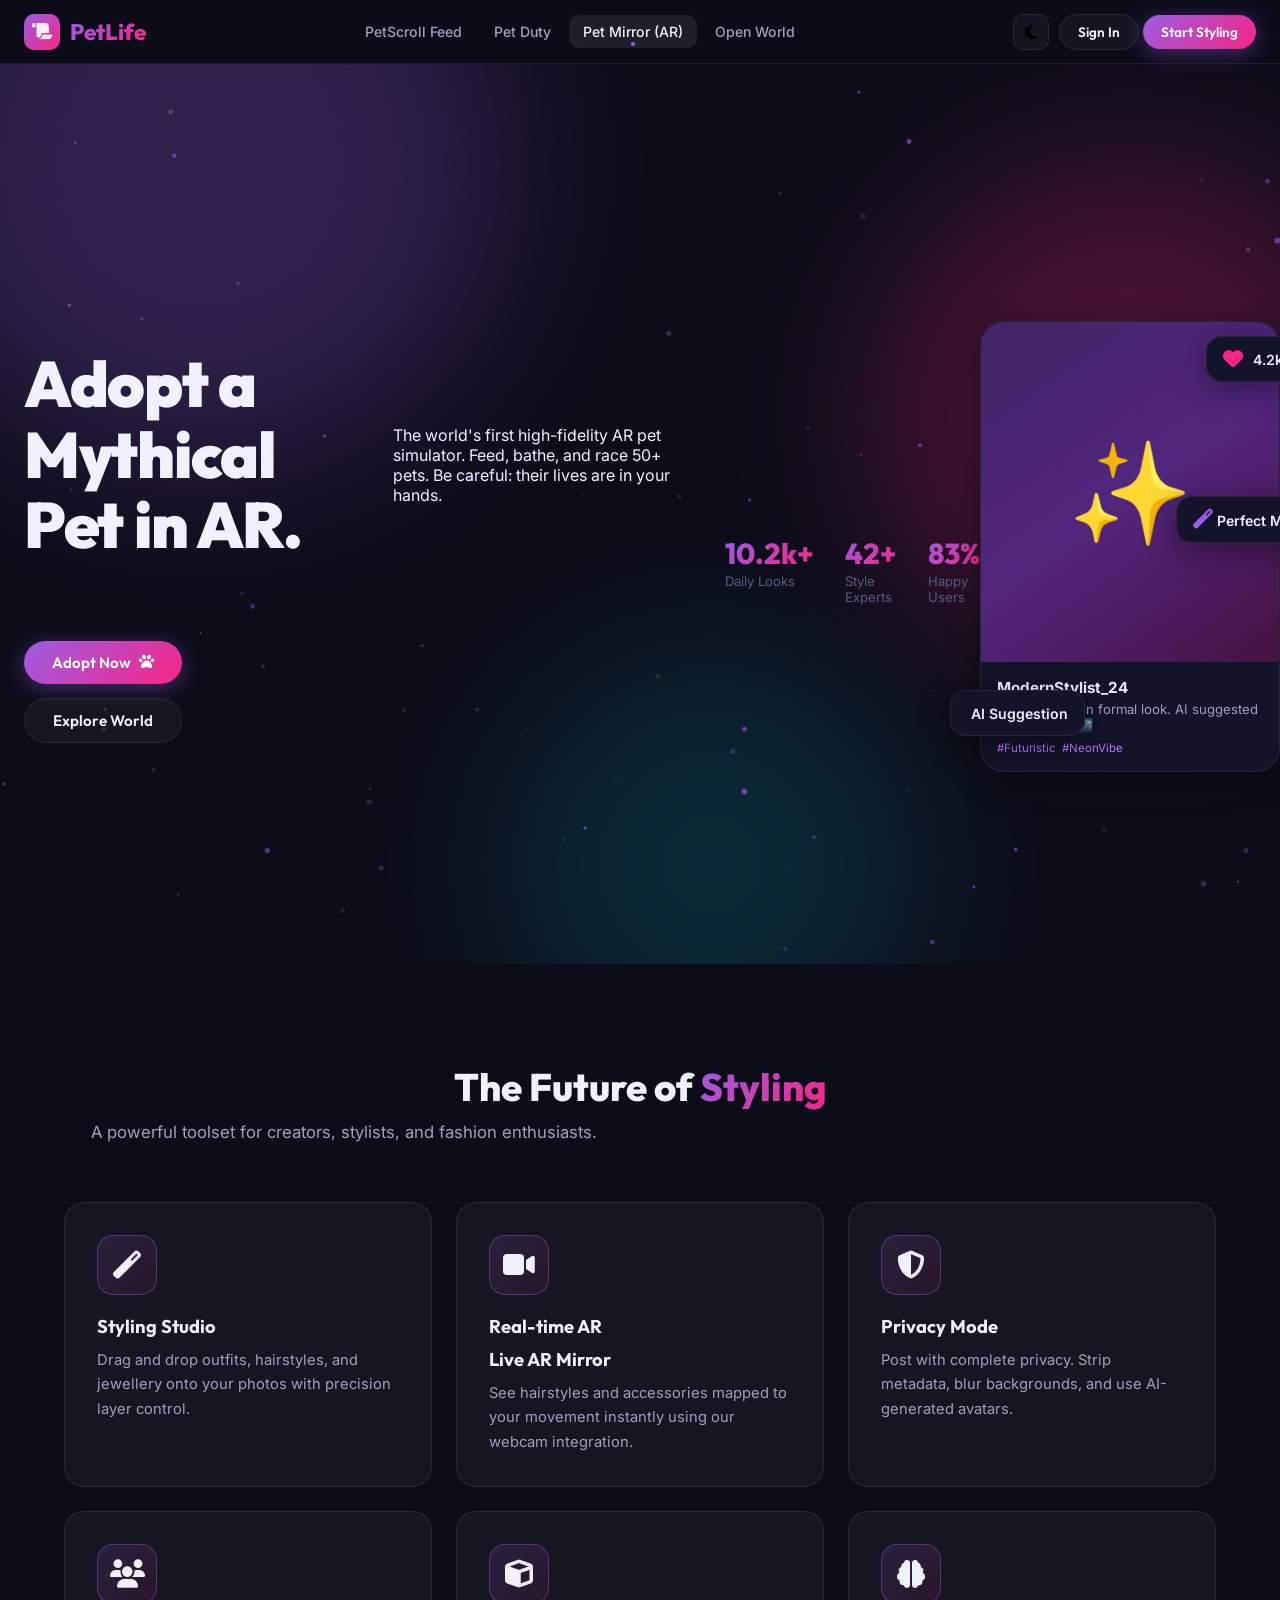
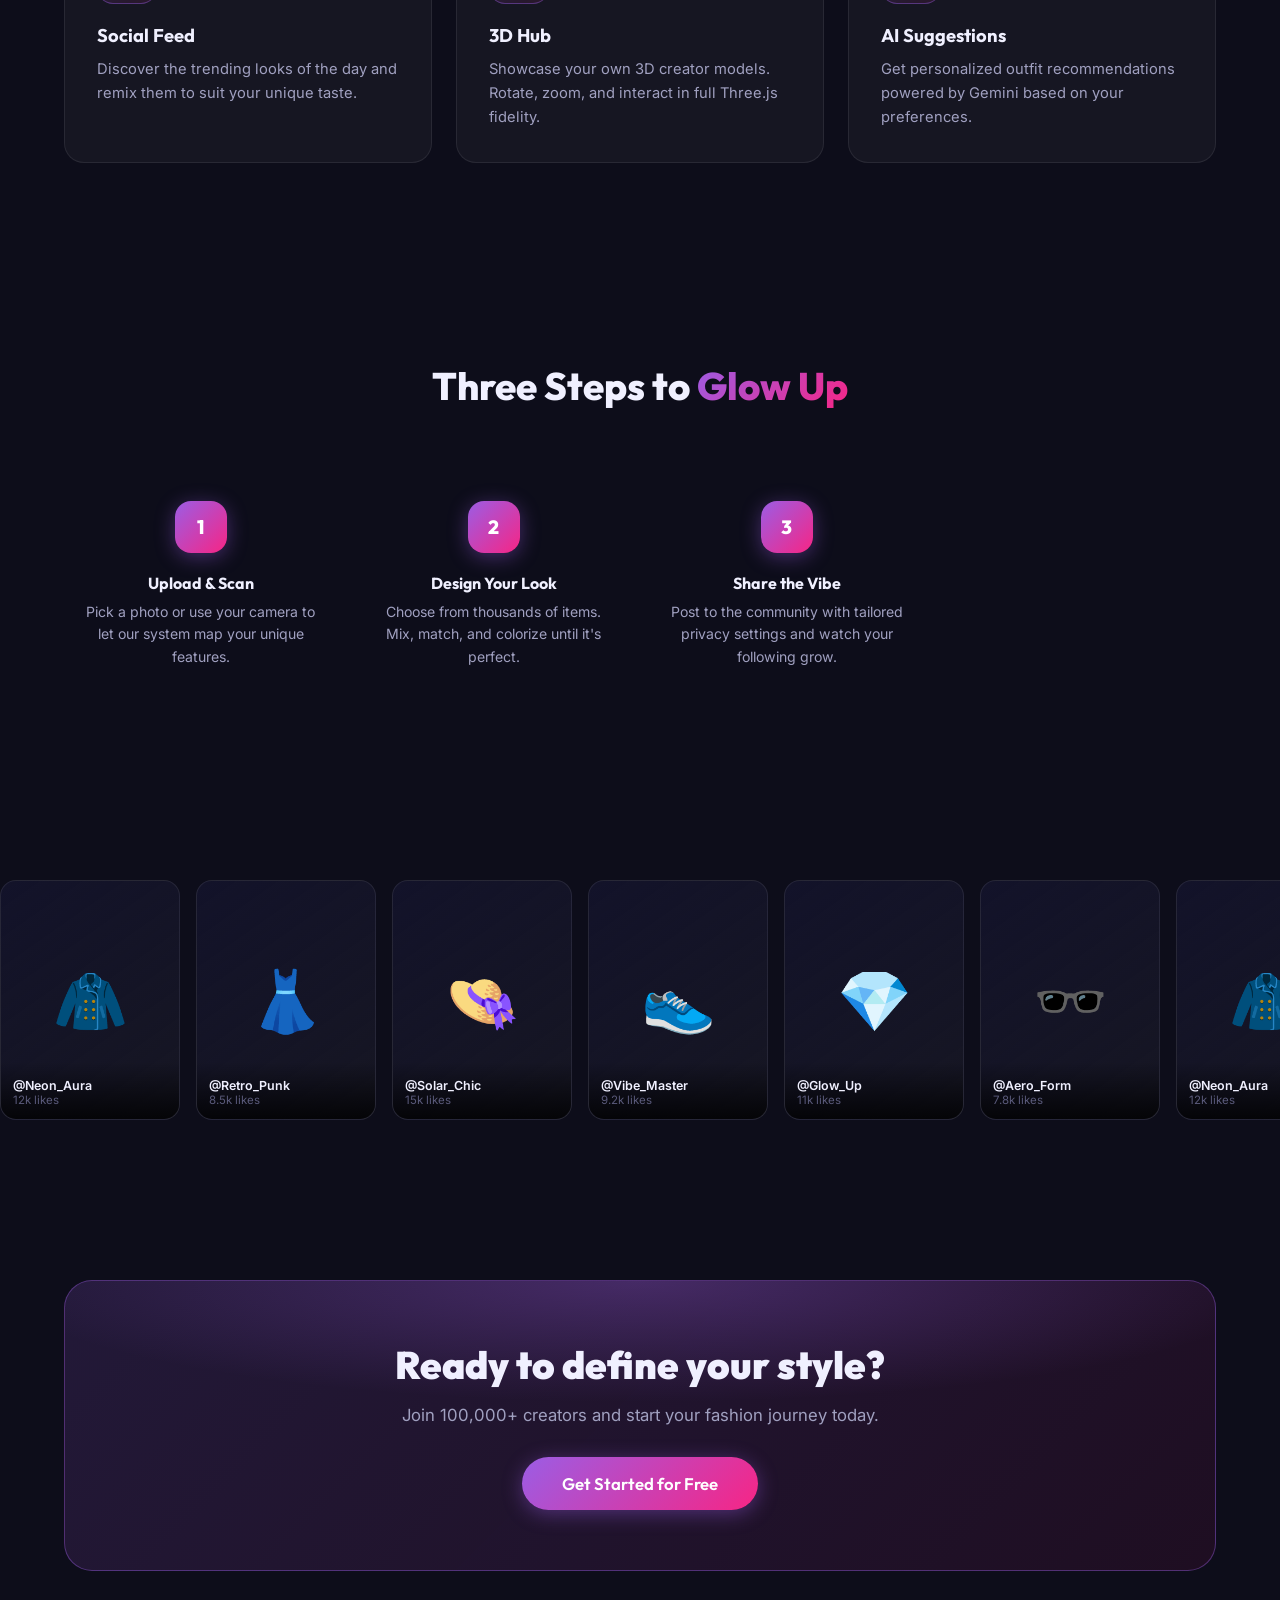
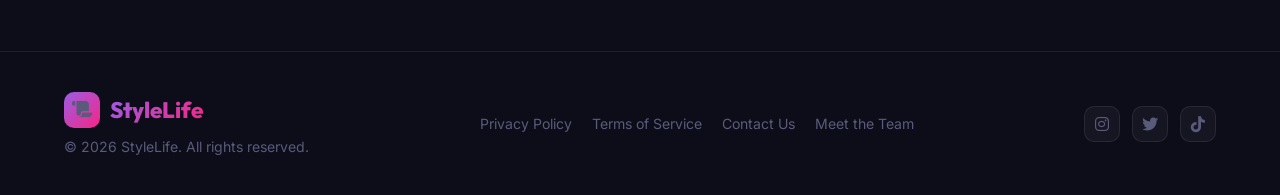
<file: index.html>
<!DOCTYPE html>
<html lang="en">
<head>
    <meta charset="UTF-8">
    <meta name="viewport" content="width=device-width, initial-scale=1.0">
    <title>PetLife | Your AR Virtual Pet Universe</title>
    <meta name="description" content="Experiment with styles, hairstyles, and outfits in AR. Share your looks with the PetLife community.">
    
    <!-- Fonts -->
    <link rel="preconnect" href="https://fonts.googleapis.com">
    <link rel="preconnect" href="https://fonts.gstatic.com" crossorigin>
    <link href="https://fonts.googleapis.com/css2?family=Inter:wght@300;400;500;600;700&family=Outfit:wght@300;400;500;600;700;800;900&display=swap" rel="stylesheet">
    
    <!-- Icons -->
    <link rel="stylesheet" href="https://cdnjs.cloudflare.com/ajax/libs/font-awesome/6.4.0/css/all.min.css">
    
    <!-- CSS -->
    <link rel="stylesheet" href="css/main.css">
    <link rel="stylesheet" href="css/landing.css">
    
    <!-- PWA -->
    <link rel="manifest" href="manifest.json">
    <meta name="theme-color" content="#0d0d1a">
</head>
<body>
    <!-- Navbar -->
    <nav class="navbar" id="main-nav">
        <a href="index.html" class="navbar-brand">
            <div class="logo-icon"><i class="fas fa-scroll"></i></div>
            <span>PetLife</span>
        </a>
        
        <div class="navbar-links">
            <a href="feed.html">PetScroll Feed</a>
            <a href="duty.html">Pet Duty</a>
            <a href="ar.html" class="active">Pet Mirror (AR)</a>
            <a href="world.html">Open World</a>
        </div>
        
        <div class="navbar-actions">
            <button class="theme-toggle" id="theme-toggle" title="Toggle Light/Dark Mode">
                <i class="fas fa-moon"></i>
            </button>
            <div id="nav-auth-buttons">
                <a href="auth.html" class="btn btn-secondary btn-sm">Sign In</a>
                <a href="auth.html?mode=signup" class="btn btn-primary btn-sm">Start Styling</a>
            </div>
            <div id="nav-user-profile" style="display: none;">
                <a href="profile.html" class="nav-avatar" id="nav-user-avatar">U</a>
            </div>
            <button class="hamburger" id="mobile-nav-toggle">
                <span></span>
                <span></span>
                <span></span>
            </button>
        </div>
    </nav>

    <!-- Mobile Drawer -->
    <div class="mobile-drawer" id="mobile-drawer">
        <a href="index.html" class="active"><i class="fas fa-home"></i> Home</a>
        <a href="feed.html"><i class="fas fa-compass"></i> PetScroll Feed</a>
        <a href="duty.html"><i class="fas fa-magic"></i> Pet Duty</a>
        <a href="ar.html"><i class="fas fa-camera"></i> Pet Mirror (AR)</a>
        <div class="divider"></div>
        <div id="mobile-auth-links">
            <a href="auth.html"><i class="fas fa-sign-in-alt"></i> Sign In</a>
            <a href="auth.html?mode=signup"><i class="fas fa-user-plus"></i> Join Now</a>
        </div>
        <div id="mobile-user-links" style="display: none;">
            <a href="profile.html"><i class="fas fa-user"></i> Profile</a>
            <a href="messages.html"><i class="fas fa-comment"></i> Messages</a>
            <a href="creator.html"><i class="fas fa-plus-square"></i> Create Post</a>
            <a href="#" id="mobile-logout"><i class="fas fa-sign-out-alt"></i> Logout</a>
        </div>
    </div>

    <main class="page-wrapper">
        <!-- Hero Section -->
        <section class="hero" id="hero">
            <div class="hero-bg">
                <div class="hero-blob blob-1"></div>
                <div class="hero-blob blob-2"></div>
                <div class="hero-blob blob-3"></div>
                <canvas id="hero-particles" class="particles-canvas"></canvas>
            </div>
            
            <div class="hero-content">
            <h1 class="hero-title animate-in">Adopt a <span>Mythical</span> Pet in AR.</h1>
            <p class="hero-subtitle animate-delay">The world's first high-fidelity AR pet simulator. Feed, bathe, and race 50+ pets. Be careful: their lives are in your hands.</p>
            
            <div class="hero-actions animate-delay-2">
                <a href="ar.html" class="btn btn-primary">Adopt Now <i class="fas fa-paw"></i></a>
                <a href="world.html" class="btn btn-secondary">Explore World</a>
            </div>
        </div>
                    <div class="hero-stats">
                        <div class="stat-item">
                            <div class="stat-num" data-val="12000">12k+</div>
                            <div class="stat-label">Daily Looks</div>
                        </div>
                        <div class="stat-item">
                            <div class="stat-num" data-val="50">50+</div>
                            <div class="stat-label">Style Experts</div>
                        </div>
                        <div class="stat-item">
                            <div class="stat-num" data-val="98">98%</div>
                            <div class="stat-label">Happy Users</div>
                        </div>
                    </div>
                </div>
                
                <div class="hero-right">
                    <div class="hero-preview-stack">
                        <!-- Main Card -->
                        <div class="preview-card-main">
                            <div class="preview-card-img">
                                <div class="preview-avatar-display">✨</div>
                                <div class="post-privacy-overlay">
                                    <i class="fas fa-shield-alt"></i> Privacy ON
                                </div>
                            </div>
                            <div class="preview-card-info">
                                <p class="preview-username">ModernStylist_24</p>
                                <p class="preview-caption">Late night neon formal look. AI suggested the cyan tie! 🌃</p>
                                <div class="preview-tags">
                                    <span class="preview-tag">#Futuristic</span>
                                    <span class="preview-tag">#NeonVibe</span>
                                </div>
                            </div>
                        </div>
                        
                        <!-- Floating Items -->
                        <div class="preview-card-float float-card-1">
                            <i class="fas fa-heart float-icon" style="color: var(--pink);"></i>
                            <span class="float-likes">4.2k</span>
                        </div>
                        <div class="preview-card-float float-card-2">
                            <i class="fas fa-sparkles float-icon" style="color: var(--gold);"></i>
                            <span class="float-likes">AI Suggestion</span>
                        </div>
                        <div class="preview-card-float float-card-3">
                            <i class="fas fa-magic float-icon" style="color: var(--violet);"></i>
                            <span class="float-likes">Perfect Match</span>
                        </div>
                    </div>
                </div>
            </div>
        </section>

        <!-- Features Section -->
        <section class="section features-section" id="features">
            <div class="container">
                <div class="features-header reveal">
                    <h2 class="section-title">The Future of <span class="gradient-text">Styling</span></h2>
                    <p class="section-subtitle">A powerful toolset for creators, stylists, and fashion enthusiasts.</p>
                </div>
                
                <div class="features-grid">
                    <div class="feature-card reveal" style="transition-delay: 0.1s;">
                        <div class="feature-icon"><i class="fas fa-magic"></i></div>
                        <h3 class="feature-title">Styling Studio</h3>
                        <p class="feature-desc">Drag and drop outfits, hairstyles, and jewellery onto your photos with precision layer control.</p>
                    </div>
                    <div class="feature-card reveal" style="transition-delay: 0.2s;">
                        <div class="feature-icon"><i class="fas fa-video"></i></div>
                        <h3 class="feature-title">Real-time AR</h3>
                        <h3 class="feature-title">Live AR Mirror</h3>
                        <p class="feature-desc">See hairstyles and accessories mapped to your movement instantly using our webcam integration.</p>
                    </div>
                    <div class="feature-card reveal" style="transition-delay: 0.3s;">
                        <div class="feature-icon"><i class="fas fa-shield-halved"></i></div>
                        <h3 class="feature-title">Privacy Mode</h3>
                        <p class="feature-desc">Post with complete privacy. Strip metadata, blur backgrounds, and use AI-generated avatars.</p>
                    </div>
                    <div class="feature-card reveal" style="transition-delay: 0.4s;">
                        <div class="feature-icon"><i class="fas fa-users"></i></div>
                        <h3 class="feature-title">Social Feed</h3>
                        <p class="feature-desc">Discover the trending looks of the day and remix them to suit your unique taste.</p>
                    </div>
                    <div class="feature-card reveal" style="transition-delay: 0.5s;">
                        <div class="feature-icon"><i class="fas fa-cube"></i></div>
                        <h3 class="feature-title">3D Hub</h3>
                        <p class="feature-desc">Showcase your own 3D creator models. Rotate, zoom, and interact in full Three.js fidelity.</p>
                    </div>
                    <div class="feature-card reveal" style="transition-delay: 0.6s;">
                        <div class="feature-icon"><i class="fas fa-brain"></i></div>
                        <h3 class="feature-title">AI Suggestions</h3>
                        <p class="feature-desc">Get personalized outfit recommendations powered by Gemini based on your preferences.</p>
                    </div>
                </div>
            </div>
        </section>

        <!-- How It Works -->
        <section class="section how-section" id="how-it-works">
            <div class="container">
                <div class="features-header reveal">
                    <h2 class="section-title">Three Steps to <span class="gradient-text">Glow Up</span></h2>
                </div>
                
                <div class="steps-grid">
                    <div class="step-card reveal" style="transition-delay: 0.1s;">
                        <div class="step-num">1</div>
                        <h3 class="step-title">Upload & Scan</h3>
                        <p class="step-desc">Pick a photo or use your camera to let our system map your unique features.</p>
                    </div>
                    <div class="step-card reveal" style="transition-delay: 0.2s;">
                        <div class="step-num">2</div>
                        <h3 class="step-title">Design Your Look</h3>
                        <p class="step-desc">Choose from thousands of items. Mix, match, and colorize until it's perfect.</p>
                    </div>
                    <div class="step-card reveal" style="transition-delay: 0.3s;">
                        <div class="step-num">3</div>
                        <h3 class="step-title">Share the Vibe</h3>
                        <p class="step-desc">Post to the community with tailored privacy settings and watch your following grow.</p>
                    </div>
                </div>
            </div>
        </section>

        <!-- Trending Strip -->
        <section class="trending-section">
            <div class="trending-track" id="trending-track">
                <!-- Will be populated by JS -->
            </div>
        </section>

        <!-- CTA Section -->
        <section class="section cta-section">
            <div class="container">
                <div class="cta-banner reveal">
                    <div class="cta-banner-content">
                        <h2 class="cta-title">Ready to define your style?</h2>
                        <p class="cta-desc">Join 100,000+ creators and start your fashion journey today.</p>
                        <a href="auth.html?mode=signup" class="btn btn-primary btn-lg">Get Started for Free</a>
                    </div>
                </div>
            </div>
        </section>

        <!-- Footer -->
        <footer class="footer">
            <div class="container footer-inner">
                <div class="footer-left">
                    <a href="#" class="navbar-brand">
                        <div class="logo-icon"><i class="fas fa-scroll"></i></div>
                        <span>StyleLife</span>
                    </a>
                    <p style="margin-top: 10px;">&copy; 2026 StyleLife. All rights reserved.</p>
                </div>
                
                <div class="footer-links">
                    <a href="#">Privacy Policy</a>
                    <a href="#">Terms of Service</a>
                    <a href="#">Contact Us</a>
                    <a href="author.html">Meet the Team</a>
                </div>
                
                <div class="footer-social">
                    <a href="#" class="social-btn"><i class="fab fa-instagram"></i></a>
                    <a href="#" class="social-btn"><i class="fab fa-twitter"></i></a>
                    <a href="#" class="social-btn"><i class="fab fa-tiktok"></i></a>
                </div>
            </div>
        </footer>
    </main>

    <!-- Global Toast Container -->
    <div class="toast-container" id="toast-container"></div>

    <!-- Scripts -->
    <script src="js/app.js"></script>
    <script src="js/landing.js"></script>
</body>
</html>
</file>
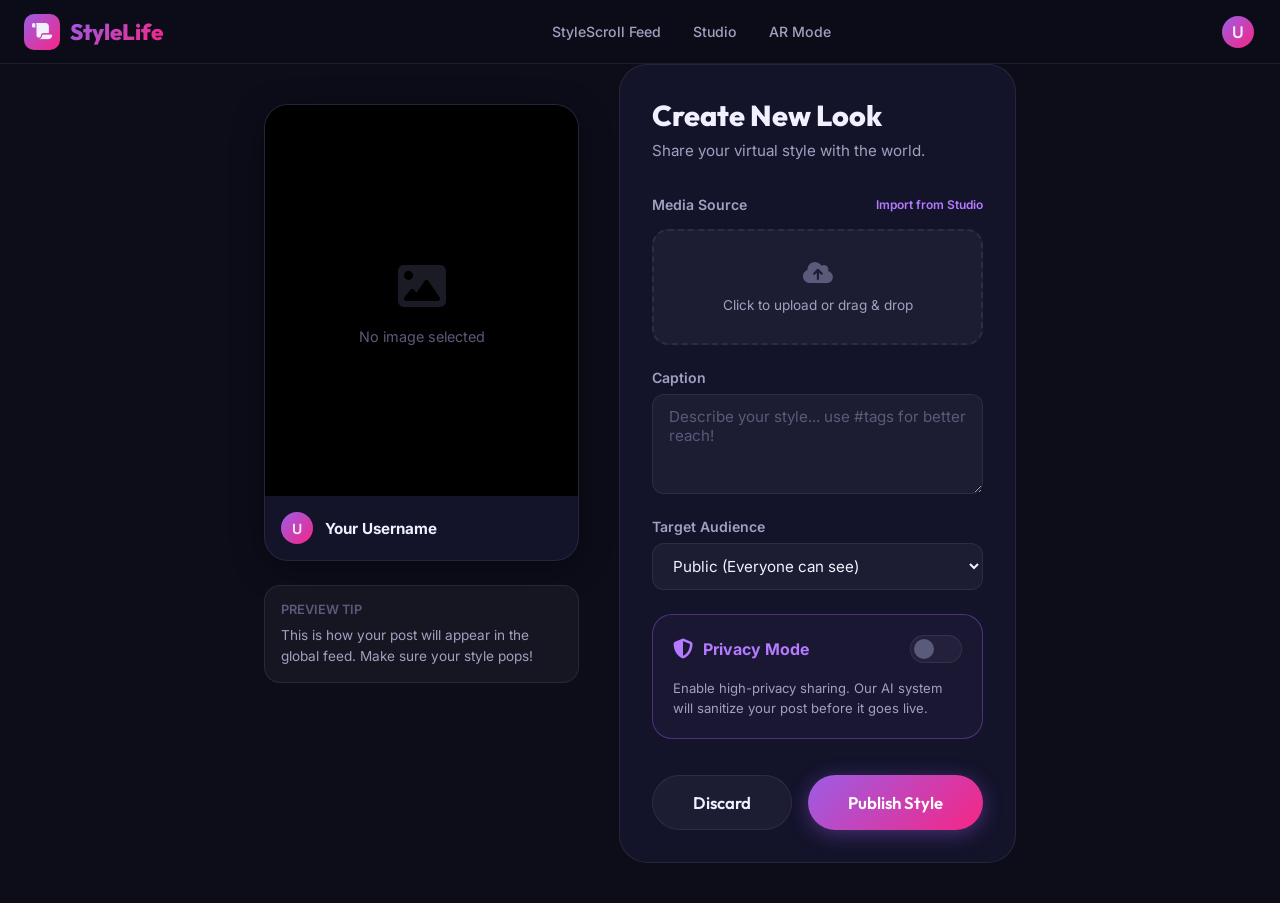
<file: creator.html>
<!DOCTYPE html>
<html lang="en">
<head>
    <meta charset="UTF-8">
    <meta name="viewport" content="width=device-width, initial-scale=1.0">
    <title>StyleLife | Create Your Post</title>
    
    <!-- Fonts -->
    <link rel="preconnect" href="https://fonts.googleapis.com">
    <link rel="preconnect" href="https://fonts.gstatic.com" crossorigin>
    <link href="https://fonts.googleapis.com/css2?family=Inter:wght@300;400;500;600;700&family=Outfit:wght@300;400;500;600;700;800;900&display=swap" rel="stylesheet">
    
    <!-- Icons -->
    <link rel="stylesheet" href="https://cdnjs.cloudflare.com/ajax/libs/font-awesome/6.4.0/css/all.min.css">
    
    <!-- CSS -->
    <link rel="stylesheet" href="css/main.css">
    <link rel="stylesheet" href="css/creator.css">
</head>
<body>
    <!-- Navbar -->
    <nav class="navbar">
        <a href="index.html" class="navbar-brand">
            <div class="logo-icon"><i class="fas fa-scroll"></i></div>
            <span>StyleLife</span>
        </a>
        
        <div class="navbar-links">
            <a href="feed.html">StyleScroll Feed</a>
            <a href="studio.html">Studio</a>
            <a href="ar.html">AR Mode</a>
        </div>
        
        <div class="navbar-actions">
            <a href="profile.html" class="nav-avatar" id="nav-user-avatar">U</a>
        </div>
    </nav>

    <main class="creator-page">
        <div class="creator-container">
            <!-- Left Side: Preview -->
            <aside class="creator-preview">
                <div class="creator-preview-card">
                    <div class="creator-preview-img" id="creator-preview-img">
                        <!-- Preview image will be injected here -->
                        <div class="empty-state">
                            <div class="icon"><i class="fas fa-image"></i></div>
                            <span>No image selected</span>
                        </div>
                    </div>
                    <div class="creator-preview-info">
                        <div class="avatar avatar-sm avatar-grad" id="preview-avatar">U</div>
                        <span class="creator-preview-username" id="preview-username">Your Username</span>
                    </div>
                </div>
                
                <div style="margin-top: 24px; padding: 16px; background: var(--bg-card); border-radius: 16px; border: 1px solid var(--border);">
                    <p style="font-size: 0.8rem; color: var(--text-muted); font-weight: 600; margin-bottom: 8px; text-transform: uppercase;">Preview Tip</p>
                    <p style="font-size: 0.85rem; color: var(--text-secondary); line-height: 1.5;">This is how your post will appear in the global feed. Make sure your style pops!</p>
                </div>
            </aside>

            <!-- Right Side: Creation Form -->
            <form class="creator-form" id="creator-form">
                <div>
                    <h1 class="creator-form-title">Create New Look</h1>
                    <p class="creator-form-desc">Share your virtual style with the world.</p>
                </div>

                <!-- Step 1: Image Import -->
                <div class="creator-input-group">
                    <div style="display: flex; justify-content: space-between; align-items: center; margin-bottom: 8px;">
                        <label class="creator-input-label">Media Source</label>
                        <span style="font-size: 0.75rem; color: var(--violet-light); font-weight: 600; cursor: pointer;" id="import-from-studio">Import from Studio</span>
                    </div>
                    
                    <div id="image-upload-zone" style="background: var(--bg-card); border: 2px dashed var(--border); border-radius: 16px; padding: 30px; text-align: center; cursor: pointer; transition: all var(--t-fast);">
                        <i class="fas fa-cloud-upload-alt" style="font-size: 24px; color: var(--text-muted); margin-bottom: 12px;"></i>
                        <p style="font-size: 0.85rem; color: var(--text-secondary);">Click to upload or drag & drop</p>
                        <input type="file" id="creator-image-input" accept="image/*" style="display: none;">
                    </div>
                </div>

                <!-- Step 2: Content -->
                <div class="creator-input-group">
                    <label class="creator-input-label">Caption</label>
                    <textarea class="input-field creator-textarea" id="creator-caption" placeholder="Describe your style... use #tags for better reach!"></textarea>
                </div>

                <div class="creator-input-group">
                    <label class="creator-input-label">Target Audience</label>
                    <select class="input-field" id="creator-audience">
                        <option value="public">Public (Everyone can see)</option>
                        <option value="followers">Followers Only</option>
                        <option value="private">Private (Only me)</option>
                    </select>
                </div>

                <!-- Step 3: Privacy Mode -->
                <div class="privacy-toggle-card" id="privacy-toggle-card">
                    <div class="privacy-toggle-header">
                        <div class="privacy-toggle-title">
                            <i class="fas fa-shield-halved icon"></i>
                            <span>Privacy Mode</span>
                        </div>
                        <label class="toggle-switch">
                            <input type="checkbox" id="privacy-mode-toggle">
                            <div class="toggle-track">
                                <div class="toggle-thumb"></div>
                            </div>
                        </label>
                    </div>
                    
                    <p class="privacy-toggle-desc">Enable high-privacy sharing. Our AI system will sanitize your post before it goes live.</p>
                    
                    <div class="privacy-options">
                        <div class="privacy-option-item">
                            <div class="privacy-option-info">
                                <span class="privacy-option-name">Metadata Strip</span>
                                <span class="privacy-option-hint">Remove GPS, camera, and timestamp data</span>
                            </div>
                            <i class="fas fa-check-circle" style="color: var(--green);"></i>
                        </div>
                        
                        <div class="privacy-option-item">
                            <div class="privacy-option-info">
                                <span class="privacy-option-name">Background Blur</span>
                                <span class="privacy-option-hint">AI identifies and blurs your surroundings</span>
                            </div>
                            <label class="toggle-switch" style="transform: scale(0.8);">
                                <input type="checkbox" checked id="toggle-bg-blur">
                                <div class="toggle-track"><div class="toggle-thumb"></div></div>
                            </label>
                        </div>

                        <div class="privacy-option-item">
                            <div class="privacy-option-info">
                                <span class="privacy-option-name">AI Avatar Mode</span>
                                <span class="privacy-option-hint">Replace your real image with an AI representation</span>
                            </div>
                            <label class="toggle-switch" style="transform: scale(0.8);">
                                <input type="checkbox" id="toggle-ai-avatar">
                                <div class="toggle-track"><div class="toggle-thumb"></div></div>
                            </label>
                        </div>
                    </div>
                </div>

                <div class="creator-footer">
                    <button type="button" class="btn btn-secondary btn-lg" id="discard-btn">Discard</button>
                    <button type="submit" class="btn btn-primary btn-lg" id="publish-btn">Publish Style</button>
                </div>
            </form>
        </div>
    </main>

    <!-- Global Toast -->
    <div class="toast-container" id="toast-container"></div>

    <!-- Scripts -->
    <script src="js/app.js"></script>
    <script src="js/creator.js"></script>
</body>
</html>
</file>
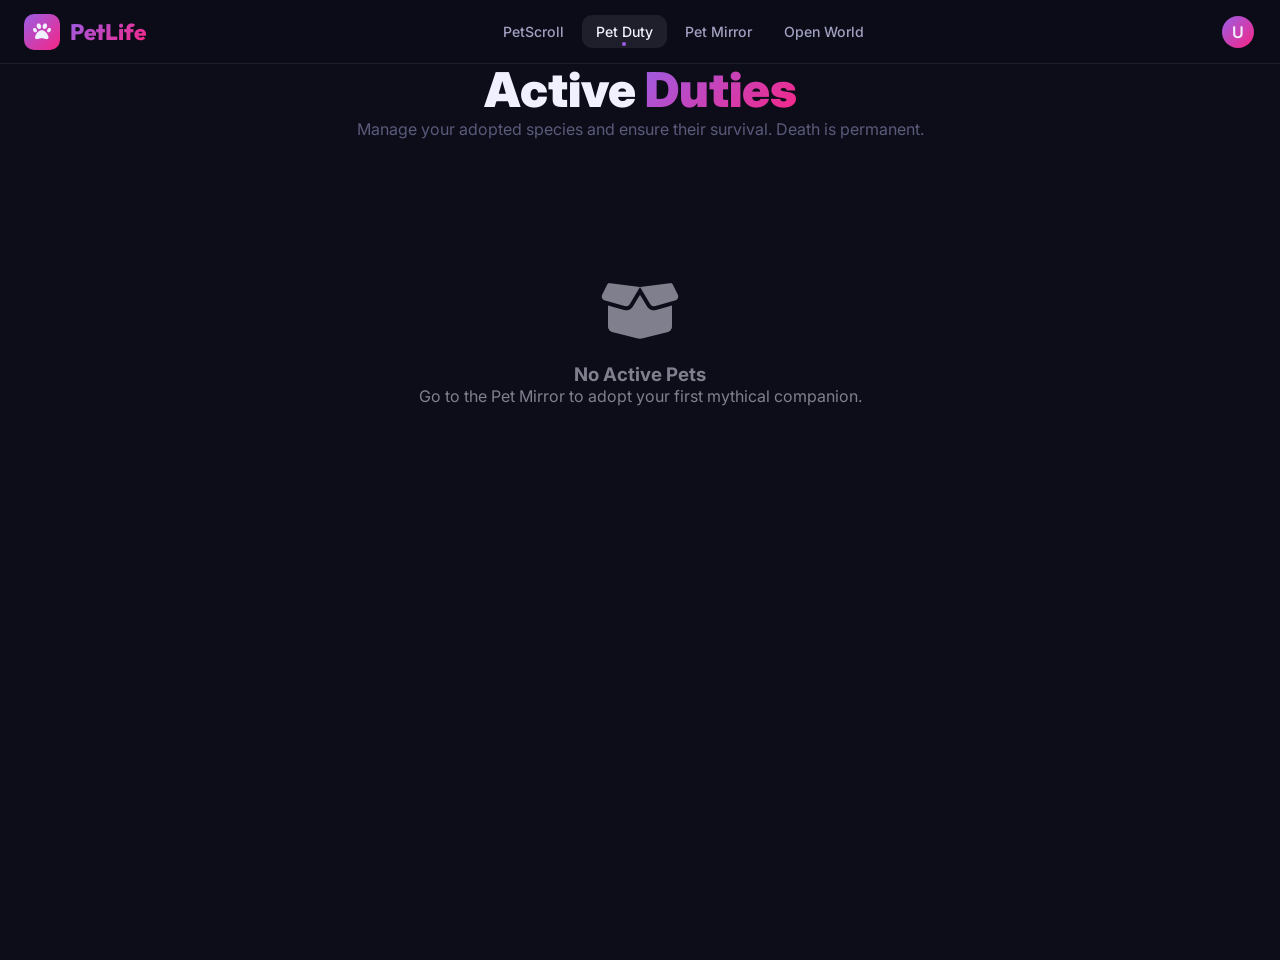
<file: duty.html>
<!DOCTYPE html>
<html lang="en">
<head>
    <meta charset="UTF-8">
    <meta name="viewport" content="width=device-width, initial-scale=1.0">
    <title>Pet Duty | PetLife Universe</title>
    
    <!-- Fonts & Icons -->
    <link href="https://fonts.googleapis.com/css2?family=Outfit:wght@300;400;500;600;700;800;900&display=swap" rel="stylesheet">
    <link rel="stylesheet" href="https://cdnjs.cloudflare.com/ajax/libs/font-awesome/6.4.0/css/all.min.css">
    
    <!-- CSS -->
    <link rel="stylesheet" href="css/main.css">
    <style>
        .duty-grid {
            display: grid;
            grid-template-columns: repeat(auto-fill, minmax(300px, 1fr));
            gap: 25px;
            margin-top: 40px;
        }
        .pet-card {
            background: white;
            border-radius: var(--radius);
            padding: 30px;
            box-shadow: var(--shadow);
            position: relative;
            overflow: hidden;
            border: 2px solid transparent;
            transition: all 0.3s ease;
        }
        .pet-card.critical {
            border-color: #ff4d4d;
            animation: pulse-red 2s infinite;
        }
        @keyframes pulse-red {
            0% { box-shadow: 0 0 0 0 rgba(255, 77, 77, 0.4); }
            70% { box-shadow: 0 0 0 15px rgba(255, 77, 77, 0); }
            100% { box-shadow: 0 0 0 0 rgba(255, 77, 77, 0); }
        }
        .pet-avatar {
            font-size: 3rem;
            margin-bottom: 20px;
        }
        .stat-group {
            margin-top: 20px;
        }
        .stat-label {
            display: flex;
            justify-content: space-between;
            font-size: 0.85rem;
            margin-bottom: 5px;
            font-weight: 600;
        }
        .pb-bg {
            height: 8px;
            background: #eee;
            border-radius: 4px;
            overflow: hidden;
        }
        .pb-fill {
            height: 100%;
            transition: width 0.3s ease;
        }
    </style>
</head>
<body>
    <nav class="navbar">
        <a href="index.html" class="navbar-brand">
            <div class="logo-icon"><i class="fas fa-paw"></i></div>
            <span>PetLife</span>
        </a>
        <div class="navbar-links">
            <a href="feed.html">PetScroll</a>
            <a href="duty.html" class="active">Pet Duty</a>
            <a href="ar.html">Pet Mirror</a>
            <a href="world.html">Open World</a>
        </div>
        <div class="navbar-actions">
            <a href="profile.html" class="nav-avatar">U</a>
        </div>
    </nav>

    <main class="container">
        <header style="margin-top: 60px; text-align: center;">
            <h1 style="font-size: 3rem; font-weight: 900;">Active <span class="gradient-text">Duties</span></h1>
            <p style="color: var(--text-muted);">Manage your adopted species and ensure their survival. Death is permanent.</p>
        </header>

        <section class="duty-grid" id="duty-grid">
            <!-- Populated by JS -->
        </section>

        <div id="no-pets" style="display: none; text-align: center; margin-top: 100px; opacity: 0.5;">
            <i class="fas fa-box-open" style="font-size: 4rem; margin-bottom: 20px;"></i>
            <h3>No Active Pets</h3>
            <p>Go to the Pet Mirror to adopt your first mythical companion.</p>
        </div>
    </main>

    <script>
        const dutyGrid = document.getElementById("duty-grid");
        const noPets = document.getElementById("no-pets");

        const petsRegistry = [
            { id: "m1", name: "Baby Dragon", emoji: "🐉", color: "#ff5555" },
            { id: "m2", name: "Phoenix Chick", emoji: "🔥", color: "#ffaa00" },
            { id: "r1", name: "Golden Retriever", emoji: "🐶", color: "#ffdd88" },
            { id: "c1", name: "Robo-Hound", emoji: "🤖", color: "#00ffff" }
        ];

        function renderDuty() {
            let hasAny = false;
            dutyGrid.innerHTML = "";
            
            petsRegistry.forEach(p => {
                const raw = localStorage.getItem(`petlife_stats_${p.id}`);
                if (raw) {
                    hasAny = true;
                    const stats = JSON.parse(raw);
                    const isCritical = stats.health < 30 || stats.hunger < 20;
                    
                    const card = document.createElement("div");
                    card.className = `pet-card ${isCritical ? 'critical' : ''}`;
                    card.innerHTML = `
                        <div class="pet-avatar">${p.emoji}</div>
                        <h3 style="margin: 0; font-weight: 800;">${p.name}</h3>
                        <p style="font-size: 0.8rem; background: #f0f0f0; display: inline-block; padding: 4px 10px; border-radius: 10px; margin-top: 5px;">ID: ${p.id}</p>
                        
                        <div class="stat-group">
                            <div class="stat-label"><span>HEALTH</span><span>${Math.round(stats.health)}%</span></div>
                            <div class="pb-bg"><div class="pb-fill" style="width: ${stats.health}%; background: #48C9A3;"></div></div>
                        </div>
                        <div class="stat-group">
                            <div class="stat-label"><span>HUNGER</span><span>${Math.round(stats.hunger)}%</span></div>
                            <div class="pb-bg"><div class="pb-fill" style="width: ${stats.hunger}%; background: #FF7E67;"></div></div>
                        </div>
                        <div class="stat-group" style="margin-top: 30px;">
                            <button onclick="location.href='ar.html'" class="btn btn-primary btn-sm" style="width: 100%;">GOTO MIRROR <i class="fas fa-camera"></i></button>
                        </div>
                    `;
                    dutyGrid.appendChild(card);
                }
            });

            if (!hasAny) noPets.style.display = "block";
        }

        renderDuty();
        setInterval(renderDuty, 3000); // Live updates
    </script>
</body>
</html>
</file>
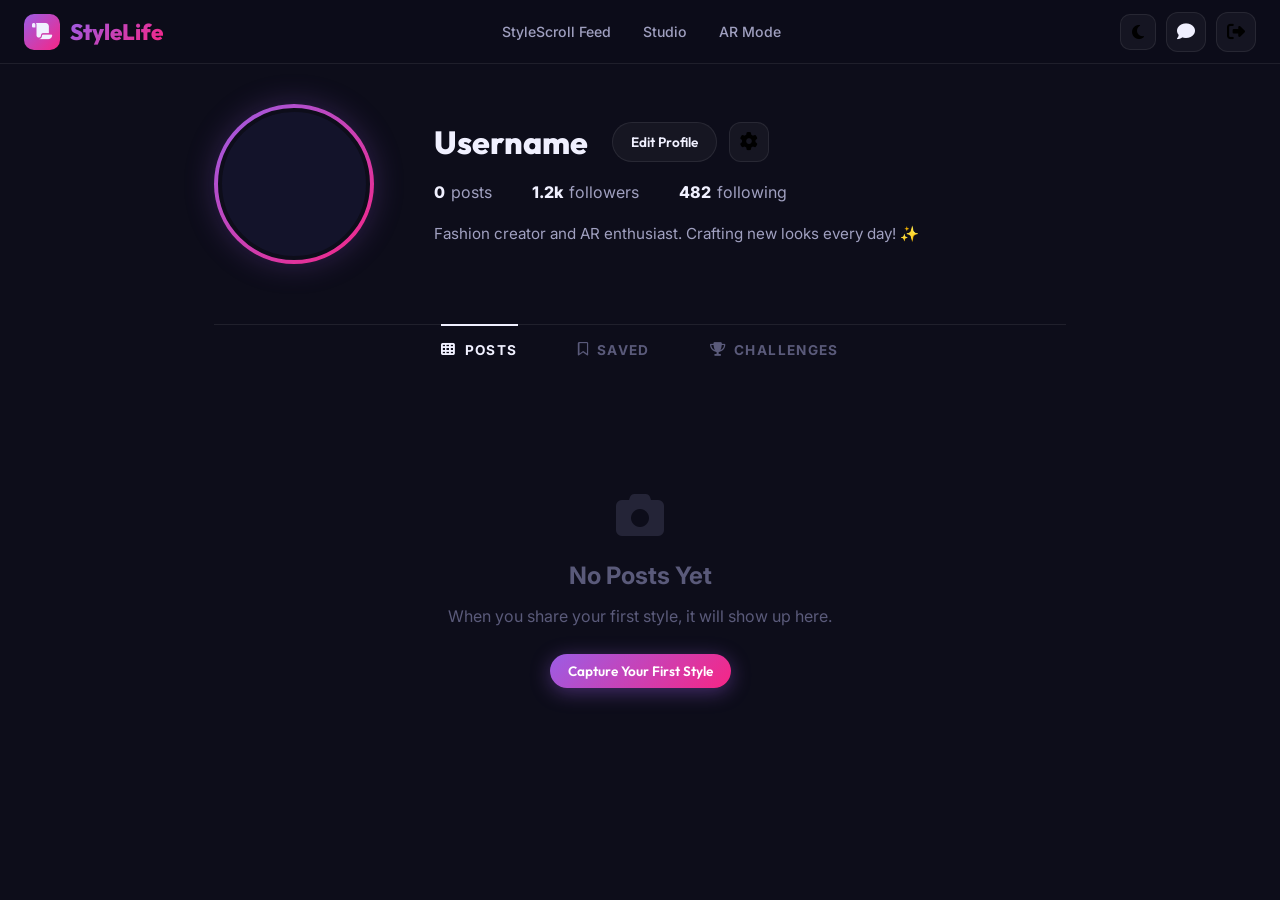
<file: profile.html>
<!DOCTYPE html>
<html lang="en">
<head>
    <meta charset="UTF-8">
    <meta name="viewport" content="width=device-width, initial-scale=1.0">
    <title>StyleLife Profile | My Fashion Journey</title>
    
    <!-- Fonts -->
    <link rel="preconnect" href="https://fonts.googleapis.com">
    <link rel="preconnect" href="https://fonts.gstatic.com" crossorigin>
    <link href="https://fonts.googleapis.com/css2?family=Inter:wght@300;400;500;600;700&family=Outfit:wght@300;400;500;600;700;800;900&display=swap" rel="stylesheet">
    
    <!-- Icons -->
    <link rel="stylesheet" href="https://cdnjs.cloudflare.com/ajax/libs/font-awesome/6.4.0/css/all.min.css">
    
    <!-- CSS -->
    <link rel="stylesheet" href="css/main.css">
    <link rel="stylesheet" href="css/profile.css">
</head>
<body>
    <!-- Navbar -->
    <nav class="navbar">
        <a href="index.html" class="navbar-brand">
            <div class="logo-icon"><i class="fas fa-scroll"></i></div>
            <span>StyleLife</span>
        </a>
        
        <div class="navbar-links">
            <a href="feed.html">StyleScroll Feed</a>
            <a href="studio.html">Studio</a>
            <a href="ar.html">AR Mode</a>
        </div>
        
        <div class="navbar-actions">
            <button class="theme-toggle" id="theme-toggle" title="Toggle Light/Dark Mode">
                <i class="fas fa-moon"></i>
            </button>
            <a href="messages.html" class="icon-btn" title="Messages"><i class="fas fa-comment"></i></a>
            <button class="icon-btn" id="logout-btn" title="Logout"><i class="fas fa-sign-out-alt"></i></button>
        </div>
    </nav>

    <main class="profile-page">
        <div class="profile-container">
            <!-- Profile Header -->
            <header class="profile-header">
                <div class="profile-avatar-wrapper">
                    <div class="profile-avatar">
                        <div class="profile-avatar-inner" id="user-avatar-display">
                            <!-- Injected by JS -->
                        </div>
                    </div>
                </div>
                
                <div class="profile-info">
                    <div class="profile-title-row">
                        <h1 class="profile-username" id="user-username-display">Username</h1>
                        <div class="profile-actions">
                            <button class="btn btn-secondary btn-sm" id="edit-profile-btn">Edit Profile</button>
                            <button class="icon-btn" title="Profile Settings"><i class="fas fa-cog"></i></button>
                        </div>
                    </div>
                    
                    <div class="profile-stats">
                        <div class="profile-stat-item">
                            <span class="profile-stat-num" id="post-count">0</span>
                            <span class="profile-stat-label">posts</span>
                        </div>
                        <div class="profile-stat-item">
                            <span class="profile-stat-num" id="follower-count">1.2k</span>
                            <span class="profile-stat-label">followers</span>
                        </div>
                        <div class="profile-stat-item">
                            <span class="profile-stat-num" id="following-count">482</span>
                            <span class="profile-stat-label">following</span>
                        </div>
                    </div>
                    
                    <p class="profile-bio" id="user-bio-display">Fashion creator and AR enthusiast. Crafting new looks every day! ✨</p>
                </div>
            </header>

            <!-- Profile Tabs -->
            <nav class="profile-tabs-header">
                <div class="profile-tab active" data-tab="posts">
                    <i class="fas fa-th"></i>
                    <span>Posts</span>
                </div>
                <div class="profile-tab" data-tab="saved">
                    <i class="far fa-bookmark"></i>
                    <span>Saved</span>
                </div>
                <div class="profile-tab" data-tab="challenges">
                    <i class="fas fa-trophy"></i>
                    <span>Challenges</span>
                </div>
            </nav>

            <!-- Profile Grid Content -->
            <div id="posts-grid" class="profile-grid">
                <!-- User posts injected by JS -->
                
                <!-- Initial Empty State -->
                <div class="profile-empty-state" id="empty-posts-state">
                    <div class="profile-empty-icon"><i class="fas fa-camera"></i></div>
                    <h2>No Posts Yet</h2>
                    <p>When you share your first style, it will show up here.</p>
                    <a href="studio.html" class="btn btn-primary btn-sm" style="margin-top: 12px;">Capture Your First Style</a>
                </div>
            </div>

            <div id="saved-grid" class="profile-grid" style="display: none;">
                <!-- Saved items injected by JS -->
                <div class="profile-empty-state">
                    <div class="profile-empty-icon"><i class="far fa-bookmark"></i></div>
                    <h2>Nothing Saved</h2>
                    <p>Save looks from other creators to see them here.</p>
                </div>
            </div>
        </div>
    </main>

    <!-- Edit Profile Modal -->
    <div class="modal-overlay" id="edit-profile-modal">
        <div class="modal">
            <div class="modal-header">
                <h3 class="modal-title">Edit Profile</h3>
                <button class="modal-close" id="close-modal-btn"><i class="fas fa-times"></i></button>
            </div>
            <form id="edit-profile-form" style="display: flex; flex-direction: column; gap: 20px;">
                <div class="input-group">
                    <label class="input-label">Bio</label>
                    <textarea class="input-field" id="edit-bio" placeholder="Tell the world about your style..."></textarea>
                </div>
                <div class="input-group">
                    <label class="input-label">Website</label>
                    <input type="text" class="input-field" id="edit-website" placeholder="https://yourlink.com">
                </div>
                <button type="submit" class="btn btn-primary btn-lg">Save Changes</button>
            </form>
        </div>
    </div>

    <!-- Scripts -->
    <script src="js/app.js"></script>
    <script src="js/profile.js"></script>
</body>
</html>
</file>
<file: css/main.css>
/* ============================================================
   StyleScroll — Global Design System
   ============================================================ */

@import url('https://fonts.googleapis.com/css2?family=Outfit:wght@300;400;500;600;700;800;900&family=Inter:wght@300;400;500;600;700&display=swap');

/* ── CSS Custom Properties ─────────────────────────────────── */
:root {
  /* Colors */
  --bg-primary:    #0d0d1a;
  --bg-secondary:  #13132a;
  --bg-card:       rgba(255,255,255,0.04);
  --bg-card-hover: rgba(255,255,255,0.08);
  --border:        rgba(255,255,255,0.08);
  --border-glow:   rgba(155,93,229,0.4);

  --violet:        #9b5de5;
  --violet-light:  #b47aff;
  --violet-dark:   #6b3db8;
  --pink:          #f72585;
  --pink-light:    #ff5fa0;
  --gold:          #ffd60a;
  --cyan:          #00f0ff;
  --green:         #06d6a0;

  --text-primary:  #f0f0ff;
  --text-secondary:#a0a0c0;
  --text-muted:    #5a5a7a;

  /* Gradients */
  --grad-main:       linear-gradient(135deg, #9b5de5 0%, #f72585 100%);
  --grad-card:       linear-gradient(135deg, rgba(155,93,229,0.15) 0%, rgba(247,37,133,0.08) 100%);
  --grad-shimmer:    linear-gradient(90deg, transparent 0%, rgba(255,255,255,0.08) 50%, transparent 100%);
  --grad-hero:       radial-gradient(ellipse 80% 60% at 50% 0%, rgba(155,93,229,0.3) 0%, transparent 70%);

  /* Typography */
  --font-display:  'Outfit', sans-serif;
  --font-body:     'Inter', sans-serif;

  /* Spacing */
  --nav-h:         64px;
  --section-pad:   80px;
  --card-radius:   18px;
  --btn-radius:    50px;

  /* Shadows */
  --shadow-card:   0 8px 32px rgba(0,0,0,0.4);
  --shadow-glow:   0 0 30px rgba(155,93,229,0.25);
  --shadow-pink:   0 0 30px rgba(247,37,133,0.25);

  /* Transitions */
  --t-fast:  0.15s ease;
  --t-med:   0.3s ease;
  --t-slow:  0.6s cubic-bezier(0.16,1,0.3,1);
}

/* Light Mode */
[data-theme="light"] {
  --bg-primary:    #f5f5ff;
  --bg-secondary:  #ebebff;
  --bg-card:       rgba(0,0,0,0.04);
  --bg-card-hover: rgba(0,0,0,0.07);
  --border:        rgba(0,0,0,0.08);
  --primary: #48C9A3; /* Mint */
  --primary-dark: #3BAF8D;
  --secondary: #FF7E67; /* Coral */
  --accent: #FFD93D; /* Yellow */
  --bg: #F8FBF8;
  --text: #2D3436;
  --text-muted: #636E72;
  --white: #ffffff;
  --shadow: 0 10px 30px rgba(72, 201, 163, 0.15);
  --radius: 24px;
  --text-primary:  #0d0d1a;
  --text-secondary:#404060;
  --shadow-card:   0 8px 32px rgba(0,0,0,0.1);
  --grad-hero:     radial-gradient(ellipse 80% 60% at 50% 0%, rgba(72,201,163,0.18) 0%, transparent 70%);
}

/* ── Reset ─────────────────────────────────────────────────── */
*, *::before, *::after { box-sizing: border-box; margin: 0; padding: 0; }
html { scroll-behavior: smooth; font-size: 16px; }
body {
  font-family: var(--font-body);
  background: var(--bg-primary);
  color: var(--text-primary);
  min-height: 100vh;
  overflow-x: hidden;
  transition: background var(--t-med), color var(--t-med);
}
img, video { max-width: 100%; }
button { cursor: pointer; border: none; background: none; font-family: inherit; }
input, textarea, select { font-family: inherit; }
a { color: inherit; text-decoration: none; }
ul { list-style: none; }

/* ── Navigation ────────────────────────────────────────────── */
.navbar {
  position: fixed; top: 0; left: 0; right: 0; z-index: 1000;
  height: var(--nav-h);
  display: flex; align-items: center; justify-content: space-between;
  padding: 0 24px;
  background: rgba(13,13,26,0.85);
  backdrop-filter: blur(20px);
  border-bottom: 1px solid var(--border);
  transition: background var(--t-med);
}
[data-theme="light"] .navbar {
  background: rgba(245,245,255,0.85);
}
.navbar-brand {
  display: flex; align-items: center; gap: 10px;
  font-family: var(--font-display); font-weight: 800; font-size: 1.4rem;
}
.navbar-brand span { background: var(--grad-main); -webkit-background-clip: text; -webkit-text-fill-color: transparent; background-clip: text; }
.navbar-brand .logo-icon {
  width: 36px; height: 36px; border-radius: 10px;
  background: var(--grad-main);
  display: flex; align-items: center; justify-content: center;
  font-size: 18px;
}
.navbar-links {
  display: flex; align-items: center; gap: 4px;
}
.navbar-links a {
  padding: 8px 14px; border-radius: 10px;
  font-size: 0.88rem; font-weight: 500; color: var(--text-secondary);
  transition: all var(--t-fast);
  position: relative;
}
.navbar-links a:hover,
.navbar-links a.active {
  color: var(--text-primary);
  background: var(--bg-card-hover);
}
.navbar-links a.active::after {
  content: '';
  position: absolute; bottom: 2px; left: 50%; transform: translateX(-50%);
  width: 4px; height: 4px; border-radius: 50%;
  background: var(--violet);
}
.navbar-actions {
  display: flex; align-items: center; gap: 10px;
}
.nav-avatar {
  width: 36px; height: 36px; border-radius: 50%;
  background: var(--grad-main);
  display: flex; align-items: center; justify-content: center;
  font-size: 16px; font-weight: 600; cursor: pointer;
  border: 2px solid transparent;
  background-clip: padding-box;
  transition: all var(--t-fast);
}
.nav-avatar:hover { transform: scale(1.05); box-shadow: var(--shadow-glow); }

/* Theme Toggle */
.theme-toggle {
  width: 36px; height: 36px; border-radius: 10px;
  background: var(--bg-card);
  border: 1px solid var(--border);
  display: flex; align-items: center; justify-content: center;
  font-size: 16px; transition: all var(--t-fast);
}
.theme-toggle:hover { background: var(--bg-card-hover); }

/* Mobile Nav */
.hamburger {
  display: none; flex-direction: column; gap: 5px;
  width: 36px; height: 36px; align-items: center; justify-content: center;
  border-radius: 10px; background: var(--bg-card); border: 1px solid var(--border);
}
.hamburger span {
  width: 18px; height: 2px; background: var(--text-primary); border-radius: 2px;
  transition: all var(--t-med);
}
.mobile-drawer {
  position: fixed; top: var(--nav-h); left: 0; right: 0; bottom: 0; z-index: 999;
  background: var(--bg-primary);
  padding: 20px;
  transform: translateX(-100%);
  transition: transform var(--t-slow);
  display: flex; flex-direction: column; gap: 8px;
}
.mobile-drawer.open { transform: translateX(0); }
.mobile-drawer a {
  padding: 14px 18px; border-radius: 12px;
  font-size: 1rem; font-weight: 500; color: var(--text-secondary);
  transition: all var(--t-fast); display: flex; align-items: center; gap: 12px;
}
.mobile-drawer a:hover { background: var(--bg-card-hover); color: var(--text-primary); }

/* ── Buttons ───────────────────────────────────────────────── */
.btn {
  display: inline-flex; align-items: center; justify-content: center; gap: 8px;
  padding: 12px 28px; border-radius: var(--btn-radius);
  font-family: var(--font-display); font-weight: 600; font-size: 0.95rem;
  transition: all var(--t-med); cursor: pointer; border: none;
  white-space: nowrap;
}
.btn-primary {
  background: var(--grad-main); color: #fff;
  box-shadow: 0 4px 20px rgba(155,93,229,0.4);
}
.btn-primary:hover {
  transform: translateY(-2px);
  box-shadow: 0 8px 32px rgba(155,93,229,0.55);
}
.btn-secondary {
  background: var(--bg-card);
  border: 1px solid var(--border);
  color: var(--text-primary);
}
.btn-secondary:hover { background: var(--bg-card-hover); border-color: var(--border-glow); }
.btn-ghost {
  background: transparent; color: var(--violet);
  border: 1px solid var(--violet);
}
.btn-ghost:hover { background: rgba(155,93,229,0.1); }
.btn-sm { padding: 8px 18px; font-size: 0.85rem; }
.btn-lg { padding: 16px 40px; font-size: 1.05rem; }
.btn:disabled { opacity: 0.5; cursor: not-allowed; transform: none !important; }

/* Icon Buttons */
.icon-btn {
  width: 40px; height: 40px; border-radius: 12px;
  display: flex; align-items: center; justify-content: center;
  background: var(--bg-card); border: 1px solid var(--border);
  font-size: 18px; transition: all var(--t-fast);
}
.icon-btn:hover { background: var(--bg-card-hover); transform: scale(1.05); }

/* ── Cards ─────────────────────────────────────────────────── */
.card {
  background: var(--bg-card);
  border: 1px solid var(--border);
  border-radius: var(--card-radius);
  padding: 24px;
  backdrop-filter: blur(10px);
  transition: all var(--t-med);
}
.card:hover { border-color: var(--border-glow); box-shadow: var(--shadow-card); }
.card-glass {
  background: rgba(255,255,255,0.05);
  backdrop-filter: blur(20px);
  border: 1px solid rgba(255,255,255,0.1);
  border-radius: var(--card-radius);
}

/* ── Inputs ────────────────────────────────────────────────── */
.input-group { display: flex; flex-direction: column; gap: 6px; }
.input-label { font-size: 0.85rem; font-weight: 500; color: var(--text-secondary); }
.input-field {
  background: var(--bg-card);
  border: 1px solid var(--border);
  border-radius: 12px;
  padding: 12px 16px;
  color: var(--text-primary);
  font-size: 0.95rem;
  transition: all var(--t-fast);
  width: 100%;
}
.input-field:focus {
  outline: none;
  border-color: var(--violet);
  box-shadow: 0 0 0 3px rgba(155,93,229,0.15);
}
.input-field::placeholder { color: var(--text-muted); }

textarea.input-field { resize: vertical; min-height: 100px; }

/* ── Badges & Tags ─────────────────────────────────────────── */
.badge {
  display: inline-flex; align-items: center; gap: 4px;
  padding: 4px 12px; border-radius: 50px;
  font-size: 0.75rem; font-weight: 600;
}
.badge-violet { background: rgba(155,93,229,0.2); color: var(--violet-light); border: 1px solid rgba(155,93,229,0.3); }
.badge-pink   { background: rgba(247,37,133,0.15); color: var(--pink-light);   border: 1px solid rgba(247,37,133,0.3); }
.badge-gold   { background: rgba(255,214,10,0.15);  color: var(--gold);         border: 1px solid rgba(255,214,10,0.3); }
.badge-green  { background: rgba(6,214,160,0.15);   color: var(--green);        border: 1px solid rgba(6,214,160,0.3); }
.badge-cyan   { background: rgba(0,240,255,0.1);    color: var(--cyan);         border: 1px solid rgba(0,240,255,0.2); }

/* ── Avatar ────────────────────────────────────────────────── */
.avatar {
  border-radius: 50%; display: flex; align-items: center; justify-content: center;
  font-weight: 600; flex-shrink: 0; overflow: hidden;
}
.avatar-sm  { width: 32px; height: 32px; font-size: 14px; }
.avatar-md  { width: 44px; height: 44px; font-size: 18px; }
.avatar-lg  { width: 80px; height: 80px; font-size: 32px; }
.avatar-xl  { width: 120px; height: 120px; font-size: 48px; }
.avatar-grad { background: var(--grad-main); }

/* ── Tabs ──────────────────────────────────────────────────── */
.tabs {
  display: flex; gap: 4px;
  background: var(--bg-card);
  border: 1px solid var(--border);
  border-radius: 14px; padding: 4px;
}
.tab-btn {
  flex: 1; padding: 10px 16px; border-radius: 10px;
  font-size: 0.88rem; font-weight: 600; color: var(--text-secondary);
  transition: all var(--t-fast);
}
.tab-btn:hover { color: var(--text-primary); }
.tab-btn.active {
  background: var(--grad-main); color: #fff;
  box-shadow: 0 2px 12px rgba(155,93,229,0.4);
}
.tab-content { display: none; }
.tab-content.active { display: block; }

/* ── Modal ─────────────────────────────────────────────────── */
.modal-overlay {
  position: fixed; inset: 0; z-index: 2000;
  background: rgba(0,0,0,0.7);
  backdrop-filter: blur(8px);
  display: flex; align-items: center; justify-content: center;
  padding: 20px;
  opacity: 0; pointer-events: none;
  transition: opacity var(--t-med);
}
.modal-overlay.open { opacity: 1; pointer-events: all; }
.modal {
  background: var(--bg-secondary);
  border: 1px solid var(--border);
  border-radius: 24px;
  padding: 32px;
  width: 100%; max-width: 480px;
  transform: translateY(20px) scale(0.98);
  transition: transform var(--t-slow);
}
.modal-overlay.open .modal { transform: translateY(0) scale(1); }
.modal-header {
  display: flex; align-items: center; justify-content: space-between; margin-bottom: 24px;
}
.modal-title { font-family: var(--font-display); font-size: 1.3rem; font-weight: 700; }
.modal-close {
  width: 32px; height: 32px; border-radius: 8px;
  background: var(--bg-card); border: 1px solid var(--border);
  display: flex; align-items: center; justify-content: center;
  font-size: 16px; transition: all var(--t-fast);
}
.modal-close:hover { background: var(--bg-card-hover); }

/* ── Toast Notifications ───────────────────────────────────── */
.toast-container {
  position: fixed; bottom: 24px; right: 24px; z-index: 3000;
  display: flex; flex-direction: column; gap: 10px;
  pointer-events: none;
}
.toast {
  display: flex; align-items: center; gap: 12px;
  padding: 14px 20px; border-radius: 14px;
  background: var(--bg-secondary);
  border: 1px solid var(--border);
  box-shadow: var(--shadow-card);
  font-size: 0.9rem; font-weight: 500;
  transform: translateX(100px); opacity: 0;
  transition: all var(--t-slow);
  pointer-events: all;
}
.toast.show { transform: translateX(0); opacity: 1; }
.toast-icon { font-size: 18px; }
.toast-success { border-color: rgba(6,214,160,0.4); }
.toast-error   { border-color: rgba(247,37,133,0.4); }
.toast-info    { border-color: rgba(155,93,229,0.4); }

/* ── Section Layout ────────────────────────────────────────── */
.section { padding: var(--section-pad) 0; }
.container { max-width: 1200px; margin: 0 auto; padding: 0 24px; }
.container-sm { max-width: 720px; margin: 0 auto; padding: 0 24px; }
.page-wrapper { padding-top: var(--nav-h); min-height: 100vh; }

.section-title {
  font-family: var(--font-display);
  font-size: 2.4rem; font-weight: 800;
  line-height: 1.2;
  margin-bottom: 12px;
}
.section-subtitle {
  font-size: 1.05rem; color: var(--text-secondary);
  max-width: 560px;
}
.gradient-text {
  background: var(--grad-main);
  -webkit-background-clip: text; -webkit-text-fill-color: transparent; background-clip: text;
}

/* ── Grid Layouts ──────────────────────────────────────────── */
.grid-2 { display: grid; grid-template-columns: 1fr 1fr; gap: 24px; }
.grid-3 { display: grid; grid-template-columns: repeat(3,1fr); gap: 24px; }
.grid-4 { display: grid; grid-template-columns: repeat(4,1fr); gap: 20px; }

/* ── Divider ───────────────────────────────────────────────── */
.divider {
  height: 1px; background: var(--border); margin: 24px 0;
}

/* ── Scrollbar ─────────────────────────────────────────────── */
::-webkit-scrollbar { width: 6px; height: 6px; }
::-webkit-scrollbar-track { background: transparent; }
::-webkit-scrollbar-thumb { background: rgba(155,93,229,0.4); border-radius: 10px; }
::-webkit-scrollbar-thumb:hover { background: rgba(155,93,229,0.7); }

/* ── Animations ────────────────────────────────────────────── */
@keyframes fadeInUp {
  from { opacity: 0; transform: translateY(30px); }
  to   { opacity: 1; transform: translateY(0); }
}
@keyframes fadeIn {
  from { opacity: 0; } to { opacity: 1; }
}
@keyframes pulse {
  0%,100% { transform: scale(1); }
  50%      { transform: scale(1.05); }
}
@keyframes float {
  0%,100% { transform: translateY(0); }
  50%      { transform: translateY(-10px); }
}
@keyframes shimmer {
  from { background-position: -200% 0; }
  to   { background-position: 200% 0; }
}
@keyframes spin {
  to { transform: rotate(360deg); }
}
@keyframes glow-pulse {
  0%,100% { box-shadow: 0 0 20px rgba(155,93,229,0.3); }
  50%      { box-shadow: 0 0 40px rgba(155,93,229,0.6); }
}
@keyframes slideInRight {
  from { transform: translateX(40px); opacity: 0; }
  to   { transform: translateX(0); opacity: 1; }
}
@keyframes heartPop {
  0%   { transform: scale(1); }
  40%  { transform: scale(1.4); }
  70%  { transform: scale(0.9); }
  100% { transform: scale(1.1); }
}
@keyframes blobFloat {
  0%,100% { border-radius: 60% 40% 30% 70% / 60% 30% 70% 40%; transform: rotate(0deg) scale(1); }
  33%      { border-radius: 30% 60% 70% 40% / 50% 60% 30% 60%; transform: rotate(120deg) scale(1.05); }
  66%      { border-radius: 50% 60% 30% 60% / 30% 40% 60% 50%; transform: rotate(240deg) scale(0.97); }
}
@keyframes gradFlow {
  0%   { background-position: 0% 50%; }
  50%  { background-position: 100% 50%; }
  100% { background-position: 0% 50%; }
}
@keyframes ripple {
  to { transform: scale(3); opacity: 0; }
}

.anim-fade-up  { animation: fadeInUp 0.6s var(--t-slow) both; }
.anim-fade     { animation: fadeIn 0.4s ease both; }
.anim-float    { animation: float 4s ease-in-out infinite; }
.anim-pulse    { animation: pulse 2s ease-in-out infinite; }
.anim-spin     { animation: spin 1s linear infinite; }
.anim-glow     { animation: glow-pulse 2s ease-in-out infinite; }

/* ── Skeleton Loader ───────────────────────────────────────── */
.skeleton {
  background: linear-gradient(90deg, var(--bg-card) 25%, var(--bg-card-hover) 50%, var(--bg-card) 75%);
  background-size: 200% 100%;
  animation: shimmer 1.5s infinite;
  border-radius: 8px;
}

/* ── Like / heart button ───────────────────────────────────── */
.like-btn { transition: transform var(--t-fast); }
.like-btn.liked { color: var(--pink); animation: heartPop 0.4s ease; }
.like-btn.liked { color: var(--pink); }

/* ── Tooltip ───────────────────────────────────────────────── */
.tooltip-wrap { position: relative; display: inline-flex; }
.tooltip {
  position: absolute; bottom: calc(100% + 8px); left: 50%;
  transform: translateX(-50%);
  background: var(--bg-secondary);
  border: 1px solid var(--border);
  border-radius: 8px; padding: 6px 12px;
  font-size: 0.78rem; white-space: nowrap; color: var(--text-secondary);
  pointer-events: none; opacity: 0;
  transition: opacity var(--t-fast);
  z-index: 100;
}
.tooltip-wrap:hover .tooltip { opacity: 1; }

/* ── Progress Bar ──────────────────────────────────────────── */
.progress-bar {
  height: 4px; border-radius: 4px; background: var(--border);
  overflow: hidden;
}
.progress-fill {
  height: 100%; border-radius: 4px;
  background: var(--grad-main);
  transition: width var(--t-slow);
}

/* ── Toggle Switch ─────────────────────────────────────────── */
.toggle-switch { position: relative; display: inline-block; width: 52px; height: 28px; }
.toggle-switch input { opacity: 0; width: 0; height: 0; }
.toggle-track {
  position: absolute; inset: 0; border-radius: 28px;
  background: var(--bg-card); border: 1px solid var(--border);
  cursor: pointer; transition: background var(--t-fast);
}
.toggle-thumb {
  position: absolute; top: 3px; left: 3px;
  width: 20px; height: 20px; border-radius: 50%;
  background: var(--text-muted);
  transition: all var(--t-med);
}
.toggle-switch input:checked ~ .toggle-track { background: rgba(155,93,229,0.3); border-color: var(--violet); }
.toggle-switch input:checked ~ .toggle-track .toggle-thumb {
  transform: translateX(24px);
  background: var(--violet);
  box-shadow: 0 0 10px rgba(155,93,229,0.5);
}

/* ── Dropdown ──────────────────────────────────────────────── */
.dropdown { position: relative; }
.dropdown-menu {
  position: absolute; top: calc(100% + 8px); right: 0;
  background: var(--bg-secondary);
  border: 1px solid var(--border);
  border-radius: 14px; padding: 8px;
  min-width: 180px;
  box-shadow: var(--shadow-card);
  opacity: 0; pointer-events: none; transform: translateY(-8px);
  transition: all var(--t-med); z-index: 500;
}
.dropdown.open .dropdown-menu { opacity: 1; pointer-events: all; transform: translateY(0); }
.dropdown-item {
  padding: 10px 14px; border-radius: 8px;
  font-size: 0.9rem; color: var(--text-secondary);
  transition: all var(--t-fast); display: flex; align-items: center; gap: 10px; cursor: pointer;
}
.dropdown-item:hover { background: var(--bg-card-hover); color: var(--text-primary); }

/* ── Color Swatch ──────────────────────────────────────────── */
.color-swatch {
  width: 28px; height: 28px; border-radius: 50%; cursor: pointer;
  border: 2px solid transparent;
  transition: all var(--t-fast);
}
.color-swatch:hover { transform: scale(1.15); }
.color-swatch.selected { border-color: #fff; box-shadow: 0 0 0 2px var(--violet); }

/* ── Chip ──────────────────────────────────────────────────── */
.chip {
  display: inline-flex; align-items: center; gap: 6px;
  padding: 6px 14px; border-radius: 50px;
  background: var(--bg-card); border: 1px solid var(--border);
  font-size: 0.82rem; font-weight: 500; color: var(--text-secondary);
  cursor: pointer; transition: all var(--t-fast);
}
.chip:hover, .chip.active {
  background: rgba(155,93,229,0.15); border-color: var(--violet);
  color: var(--violet-light);
}

/* ── Responsive ────────────────────────────────────────────── */
@media (max-width: 900px) {
  .navbar-links { display: none; }
  .hamburger { display: flex; }
  .grid-3 { grid-template-columns: 1fr 1fr; }
  .grid-4 { grid-template-columns: 1fr 1fr; }
  .section-title { font-size: 1.9rem; }
}
@media (max-width: 600px) {
  .grid-2, .grid-3, .grid-4 { grid-template-columns: 1fr; }
  :root { --section-pad: 50px; }
  .section-title { font-size: 1.6rem; }
  .container { padding: 0 16px; }
  .btn-lg { padding: 14px 28px; }
}
</file>
<file: css/landing.css>
/* ============================================================
   StyleScroll — Landing Page Styles
   ============================================================ */

/* ── Hero ──────────────────────────────────────────────────── */
.hero {
  min-height: 100vh;
  display: flex; align-items: center;
  position: relative; overflow: hidden;
  padding-top: var(--nav-h);
}
.hero-bg {
  position: absolute; inset: 0; z-index: 0;
}
.hero-blob {
  position: absolute;
  border-radius: 50%;
  filter: blur(80px);
  opacity: 0.25;
  animation: blobFloat 12s ease-in-out infinite;
}
.blob-1 {
  width: 600px; height: 600px;
  background: var(--violet);
  top: -200px; left: -100px;
  animation-delay: 0s;
}
.blob-2 {
  width: 500px; height: 500px;
  background: var(--pink);
  top: 100px; right: -100px;
  animation-delay: -4s;
}
.blob-3 {
  width: 400px; height: 400px;
  background: var(--cyan);
  bottom: -100px; left: 40%;
  animation-delay: -8s;
  opacity: 0.12;
}
.particles-canvas {
  position: absolute; inset: 0; z-index: 0;
}
.hero-content {
  position: relative; z-index: 1;
  max-width: 1200px; margin: 0 auto; padding: 0 24px;
  display: grid; grid-template-columns: 1fr 1fr;
  gap: 60px; align-items: center;
}
.hero-left { }
.hero-eyebrow {
  display: inline-flex; align-items: center; gap: 8px;
  padding: 6px 16px; border-radius: 50px;
  background: rgba(155,93,229,0.15);
  border: 1px solid rgba(155,93,229,0.3);
  font-size: 0.82rem; font-weight: 600; color: var(--violet-light);
  margin-bottom: 24px;
  animation: fadeInUp 0.6s ease both;
}
.hero-eyebrow .dot {
  width: 6px; height: 6px; border-radius: 50%;
  background: var(--violet); animation: pulse 2s infinite;
}
.hero-title {
  font-family: var(--font-display);
  font-size: clamp(2.4rem, 5vw, 4.2rem);
  font-weight: 900; line-height: 1.1; letter-spacing: -0.02em;
  margin-bottom: 20px;
  animation: fadeInUp 0.6s 0.1s ease both;
}
.hero-desc {
  font-size: 1.1rem; color: var(--text-secondary);
  line-height: 1.7; max-width: 480px;
  margin-bottom: 36px;
  animation: fadeInUp 0.6s 0.2s ease both;
}
.hero-actions {
  display: flex; gap: 14px; flex-wrap: wrap;
  animation: fadeInUp 0.6s 0.3s ease both;
}
.hero-stats {
  display: flex; gap: 32px; margin-top: 48px;
  animation: fadeInUp 0.6s 0.4s ease both;
}
.stat-item { }
.stat-num {
  font-family: var(--font-display);
  font-size: 1.8rem; font-weight: 800;
  background: var(--grad-main);
  -webkit-background-clip: text; -webkit-text-fill-color: transparent; background-clip: text;
}
.stat-label { font-size: 0.82rem; color: var(--text-muted); margin-top: 2px; }

/* Hero Right — Preview Card */
.hero-right {
  position: relative;
  animation: fadeInUp 0.7s 0.2s ease both;
}
.hero-preview-stack {
  position: relative;
  height: 500px; display: flex; align-items: center; justify-content: center;
}
.preview-card-main {
  width: 300px;
  background: var(--bg-secondary);
  border: 1px solid var(--border);
  border-radius: 24px;
  overflow: hidden;
  box-shadow: var(--shadow-card);
  position: relative; z-index: 2;
  transition: transform var(--t-slow);
}
.preview-card-main:hover { transform: translateY(-8px) rotate(-1deg); }
.preview-card-img {
  width: 100%; height: 340px;
  object-fit: cover; display: block;
  background: linear-gradient(145deg, #1a0d2e, #2d1b69, #1a0d2e);
  position: relative; overflow: hidden;
}
.preview-avatar-display {
  width: 100%; height: 100%;
  display: flex; align-items: center; justify-content: center;
  font-size: 100px;
  background: linear-gradient(145deg, rgba(155,93,229,0.3), rgba(247,37,133,0.2));
}
.preview-card-info {
  padding: 16px;
}
.preview-username {
  font-weight: 700; font-size: 0.95rem; margin-bottom: 4px;
}
.preview-caption {
  font-size: 0.82rem; color: var(--text-secondary);
}
.preview-tags {
  display: flex; gap: 6px; flex-wrap: wrap; margin-top: 8px;
}
.preview-tag {
  font-size: 0.72rem; color: var(--violet-light);
}

.preview-card-float {
  position: absolute;
  background: var(--bg-secondary);
  border: 1px solid var(--border);
  border-radius: 16px; padding: 12px 16px;
  box-shadow: var(--shadow-card);
  animation: float 4s ease-in-out infinite;
}
.float-card-1 {
  top: 40px; right: -20px; z-index: 3;
  display: flex; align-items: center; gap: 10px;
  animation-delay: 0s;
}
.float-card-2 {
  bottom: 60px; left: -30px; z-index: 3;
  animation-delay: -2s;
}
.float-card-3 {
  top: 200px; right: -50px; z-index: 3;
  animation-delay: -1s;
}
.float-likes {
  font-size: 0.88rem; font-weight: 600;
}
.float-icon { font-size: 20px; }

/* ── Feature Highlights ────────────────────────────────────── */
.features-section { padding: 100px 0; position: relative; }
.features-header { text-align: center; margin-bottom: 60px; }
.features-grid {
  display: grid; grid-template-columns: repeat(3, 1fr); gap: 24px;
}
.feature-card {
  background: var(--bg-card);
  border: 1px solid var(--border);
  border-radius: 20px; padding: 32px;
  transition: all var(--t-med);
  position: relative; overflow: hidden;
}
.feature-card::before {
  content: '';
  position: absolute; top: 0; left: 0; right: 0; height: 2px;
  background: var(--grad-main);
  transform: scaleX(0); transform-origin: left;
  transition: transform var(--t-slow);
}
.feature-card:hover::before { transform: scaleX(1); }
.feature-card:hover {
  transform: translateY(-6px);
  border-color: var(--border-glow);
  box-shadow: var(--shadow-card);
}
.feature-icon {
  width: 60px; height: 60px; border-radius: 16px;
  background: var(--grad-card); border: 1px solid var(--border-glow);
  display: flex; align-items: center; justify-content: center;
  font-size: 28px; margin-bottom: 20px;
}
.feature-title {
  font-family: var(--font-display);
  font-size: 1.15rem; font-weight: 700; margin-bottom: 10px;
}
.feature-desc { font-size: 0.92rem; color: var(--text-secondary); line-height: 1.65; }

/* ── How It Works ──────────────────────────────────────────── */
.how-section { padding: 100px 0; }
.steps-grid {
  display: grid; grid-template-columns: repeat(4,1fr); gap: 20px;
  margin-top: 60px;
}
.step-card {
  text-align: center; padding: 32px 20px;
}
.step-num {
  width: 52px; height: 52px; border-radius: 16px;
  background: var(--grad-main);
  display: flex; align-items: center; justify-content: center;
  font-family: var(--font-display); font-weight: 800; font-size: 1.2rem; color: #fff;
  margin: 0 auto 20px;
  box-shadow: 0 4px 20px rgba(155,93,229,0.4);
}
.step-title {
  font-family: var(--font-display); font-size: 1rem; font-weight: 700; margin-bottom: 8px;
}
.step-desc { font-size: 0.88rem; color: var(--text-secondary); line-height: 1.6; }

/* ── Trending Strip ────────────────────────────────────────── */
.trending-section { padding: 80px 0; overflow: hidden; }
.trending-track {
  display: flex; gap: 16px;
  animation: scrollX 25s linear infinite;
  width: max-content;
}
.trending-track:hover { animation-play-state: paused; }
@keyframes scrollX {
  from { transform: translateX(0); }
  to   { transform: translateX(-50%); }
}
.trending-look {
  width: 180px; height: 240px; border-radius: 16px; flex-shrink: 0;
  overflow: hidden; position: relative; cursor: pointer;
  background: linear-gradient(145deg, var(--bg-secondary), var(--bg-card));
  border: 1px solid var(--border);
  transition: transform var(--t-med);
}
.trending-look:hover { transform: scale(1.04); }
.trending-look-content {
  width: 100%; height: 100%;
  display: flex; align-items: center; justify-content: center;
  font-size: 60px;
}
.trending-look-overlay {
  position: absolute; bottom: 0; left: 0; right: 0;
  background: linear-gradient(to top, rgba(0,0,0,0.8), transparent);
  padding: 16px 12px 12px;
}
.trending-look-user { font-size: 0.78rem; font-weight: 600; }
.trending-look-likes { font-size: 0.72rem; color: var(--text-muted); }

/* ── CTA Banner ────────────────────────────────────────────── */
.cta-section {
  padding: 80px 0;
}
.cta-banner {
  background: var(--grad-card);
  border: 1px solid var(--border-glow);
  border-radius: 28px; padding: 60px;
  text-align: center;
  position: relative; overflow: hidden;
}
.cta-banner::before {
  content: ''; position: absolute; inset: 0;
  background: var(--grad-hero);
}
.cta-banner-content { position: relative; z-index: 1; }
.cta-title {
  font-family: var(--font-display);
  font-size: 2.4rem; font-weight: 900; margin-bottom: 16px;
}
.cta-desc { color: var(--text-secondary); font-size: 1.05rem; margin-bottom: 32px; }

/* ── Footer ────────────────────────────────────────────────── */
.footer {
  border-top: 1px solid var(--border);
  padding: 40px 0;
  color: var(--text-muted); font-size: 0.88rem;
}
.footer-inner {
  display: flex; align-items: center; justify-content: space-between; flex-wrap: wrap; gap: 20px;
}
.footer-links { display: flex; gap: 20px; }
.footer-links a { transition: color var(--t-fast); }
.footer-links a:hover { color: var(--violet-light); }
.footer-social { display: flex; gap: 12px; }
.social-btn {
  width: 36px; height: 36px; border-radius: 10px;
  background: var(--bg-card); border: 1px solid var(--border);
  display: flex; align-items: center; justify-content: center; font-size: 16px;
  transition: all var(--t-fast);
}
.social-btn:hover { background: var(--bg-card-hover); transform: translateY(-2px); }

/* ── Scroll Reveal ─────────────────────────────────────────── */
.reveal {
  opacity: 0; transform: translateY(40px);
  transition: opacity 0.7s ease, transform 0.7s cubic-bezier(0.16,1,0.3,1);
}
.reveal.visible { opacity: 1; transform: translateY(0); }

@media (max-width:900px) {
  .hero-content { grid-template-columns: 1fr; text-align: center; }
  .hero-actions { justify-content: center; }
  .hero-stats { justify-content: center; }
  .hero-right { display: none; }
  .features-grid { grid-template-columns: 1fr 1fr; }
  .steps-grid { grid-template-columns: 1fr 1fr; }
}
@media (max-width:600px) {
  .features-grid, .steps-grid { grid-template-columns: 1fr; }
  .cta-banner { padding: 40px 20px; }
  .cta-title { font-size: 1.7rem; }
}
</file>
<file: css/creator.css>
/* ============================================================
   StyleScroll — Post Creator Styles
   ============================================================ */

.creator-page {
  padding-top: var(--nav-h);
  background: var(--bg-primary);
  min-height: 100vh;
  display: flex;
  align-items: center;
  justify-content: center;
  padding-bottom: 40px;
}

.creator-container {
  width: 100%;
  max-width: 800px;
  padding: 0 24px;
  display: grid;
  grid-template-columns: 1fr 1.2fr;
  gap: 40px;
  align-items: flex-start;
}

/* ── Left Side: Preview ───────────────────────────────────── */
.creator-preview {
  position: sticky;
  top: calc(var(--nav-h) + 40px);
}

.creator-preview-card {
  background: var(--bg-secondary);
  border: 1px solid var(--border);
  border-radius: 24px;
  overflow: hidden;
  box-shadow: var(--shadow-card);
}

.creator-preview-img {
  width: 100%;
  aspect-ratio: 4 / 5;
  background: #000;
  display: flex;
  align-items: center;
  justify-content: center;
  position: relative;
}

.creator-preview-img img {
  width: 100%;
  height: 100%;
  object-fit: cover;
}

.creator-preview-img .empty-state {
  display: flex;
  flex-direction: column;
  align-items: center;
  gap: 12px;
  color: var(--text-muted);
  font-size: 0.9rem;
}

.creator-preview-img .empty-state .icon {
  font-size: 48px;
  opacity: 0.3;
}

.creator-preview-info {
  padding: 16px;
  display: flex;
  align-items: center;
  gap: 12px;
}

.creator-preview-username {
  font-weight: 700;
  font-size: 0.95rem;
}

/* ── Right Side: Form ─────────────────────────────────────── */
.creator-form {
  background: var(--bg-secondary);
  border: 1px solid var(--border);
  border-radius: 28px;
  padding: 32px;
  display: flex;
  flex-direction: column;
  gap: 24px;
}

.creator-form-title {
  font-family: var(--font-display);
  font-size: 1.8rem;
  font-weight: 800;
  margin-bottom: 8px;
}

.creator-form-desc {
  font-size: 0.95rem;
  color: var(--text-secondary);
  margin-bottom: 12px;
}

.creator-input-group {
  display: flex;
  flex-direction: column;
  gap: 8px;
}

.creator-input-label {
  font-size: 0.88rem;
  font-weight: 600;
  color: var(--text-secondary);
}

.creator-textarea {
  min-height: 120px;
  resize: none;
}

/* ── Privacy Mode Toggle ────────────────────────────────────── */
.privacy-toggle-card {
  background: rgba(155, 93, 229, 0.05);
  border: 1px solid var(--border-glow);
  border-radius: 20px;
  padding: 20px;
  display: flex;
  flex-direction: column;
  gap: 16px;
  transition: all var(--t-med);
}

.privacy-toggle-card.active {
  background: rgba(155, 93, 229, 0.12);
  border-color: var(--violet);
  box-shadow: 0 8px 32px rgba(155, 93, 229, 0.1);
}

.privacy-toggle-header {
  display: flex;
  align-items: center;
  justify-content: space-between;
}

.privacy-toggle-title {
  display: flex;
  align-items: center;
  gap: 10px;
  font-weight: 700;
  color: var(--violet-light);
}

.privacy-toggle-title .icon {
  font-size: 20px;
}

.privacy-toggle-desc {
  font-size: 0.82rem;
  color: var(--text-secondary);
  line-height: 1.5;
}

.privacy-options {
  display: flex;
  flex-direction: column;
  gap: 12px;
  padding-top: 12px;
  border-top: 1px solid var(--border);
  display: none;
}

.privacy-toggle-card.active .privacy-options {
  display: flex;
}

.privacy-option-item {
  display: flex;
  align-items: center;
  justify-content: space-between;
  gap: 12px;
}

.privacy-option-info {
  display: flex;
  flex-direction: column;
}

.privacy-option-name {
  font-size: 0.88rem;
  font-weight: 600;
}

.privacy-option-hint {
  font-size: 0.75rem;
  color: var(--text-muted);
}

/* ── Action Buttons ────────────────────────────────────────── */
.creator-footer {
  display: flex;
  gap: 16px;
  margin-top: 12px;
}

.creator-footer .btn {
  flex: 1;
}

/* ── Responsive ─────────────────────────────────────────── */
@media (max-width: 800px) {
  .creator-container {
    grid-template-columns: 1fr;
    padding-bottom: 80px;
  }
  .creator-preview {
    position: static;
    order: 2;
  }
  .creator-form {
    order: 1;
  }
}
</file>
<file: css/profile.css>
/* ============================================================
   StyleScroll — Profile Page Styles
   ============================================================ */

.profile-page {
  padding-top: var(--nav-h);
  background: var(--bg-primary);
  min-height: 100vh;
}

.profile-container {
  max-width: 900px;
  margin: 0 auto;
  padding: 40px 24px;
}

/* ── Profile Header ──────────────────────────────────────── */
.profile-header {
  display: flex;
  align-items: center;
  gap: 60px;
  margin-bottom: 60px;
}

.profile-avatar-wrapper {
  flex-shrink: 0;
  position: relative;
}

.profile-avatar {
  width: 160px;
  height: 160px;
  border-radius: 50%;
  padding: 4px;
  background: var(--grad-main);
  box-shadow: var(--shadow-glow);
}

.profile-avatar-inner {
  width: 100%;
  height: 100%;
  border-radius: 50%;
  border: 4px solid var(--bg-primary);
  background: var(--bg-secondary);
  display: flex;
  align-items: center;
  justify-content: center;
  font-size: 80px;
  overflow: hidden;
}

.profile-avatar-inner img {
  width: 100%;
  height: 100%;
  object-fit: cover;
}

.profile-info {
  flex: 1;
  display: flex;
  flex-direction: column;
  gap: 20px;
}

.profile-title-row {
  display: flex;
  align-items: center;
  gap: 24px;
}

.profile-username {
  font-family: var(--font-display);
  font-size: 2rem;
  font-weight: 800;
}

.profile-actions {
  display: flex;
  gap: 12px;
}

.profile-stats {
  display: flex;
  gap: 40px;
}

.profile-stat-item {
  display: flex;
  gap: 6px;
  font-size: 1rem;
}

.profile-stat-num {
  font-weight: 800;
  color: var(--text-primary);
}

.profile-stat-label {
  color: var(--text-secondary);
}

.profile-bio {
  font-size: 0.95rem;
  line-height: 1.6;
  color: var(--text-secondary);
  max-width: 500px;
}

/* ── Profile Tabs ────────────────────────────────────────── */
.profile-tabs-header {
  border-top: 1px solid var(--border);
  display: flex;
  justify-content: center;
  gap: 60px;
}

.profile-tab {
  display: flex;
  align-items: center;
  gap: 8px;
  padding: 16px 0;
  font-size: 0.85rem;
  font-weight: 700;
  text-transform: uppercase;
  letter-spacing: 0.1em;
  color: var(--text-muted);
  cursor: pointer;
  border-top: 2px solid transparent;
  margin-top: -1px;
  transition: all var(--t-fast);
}

.profile-tab:hover {
  color: var(--text-primary);
}

.profile-tab.active {
  color: var(--text-primary);
  border-top-color: var(--text-primary);
}

/* ── Profile Grid ────────────────────────────────────────── */
.profile-grid {
  display: grid;
  grid-template-columns: repeat(3, 1fr);
  gap: 28px;
  margin-top: 32px;
}

.profile-grid-item {
  position: relative;
  aspect-ratio: 1;
  border-radius: 12px;
  overflow: hidden;
  cursor: pointer;
  background: var(--bg-secondary);
  border: 1px solid var(--border);
}

.profile-grid-img {
  width: 100%;
  height: 100%;
  object-fit: cover;
  transition: transform 0.5s ease;
}

.profile-grid-item:hover .profile-grid-img {
  transform: scale(1.1);
}

.profile-grid-overlay {
  position: absolute;
  inset: 0;
  background: rgba(0, 0, 0, 0.4);
  display: flex;
  align-items: center;
  justify-content: center;
  gap: 24px;
  color: #fff;
  font-weight: 700;
  opacity: 0;
  transition: opacity var(--t-med);
}

.profile-grid-item:hover .profile-grid-overlay {
  opacity: 1;
}

.profile-grid-stat {
  display: flex;
  align-items: center;
  gap: 6px;
}

/* ── Empty Grid State ────────────────────────────────────── */
.profile-empty-state {
  grid-column: 1 / -1;
  padding: 80px 0;
  display: flex;
  flex-direction: column;
  align-items: center;
  gap: 16px;
  color: var(--text-muted);
  text-align: center;
}

.profile-empty-icon {
  font-size: 48px;
  opacity: 0.3;
}

/* ── Responsive ─────────────────────────────────────────── */
@media (max-width: 800px) {
  .profile-header {
    flex-direction: column;
    text-align: center;
    gap: 32px;
  }
  .profile-title-row {
    flex-direction: column;
    gap: 16px;
  }
  .profile-stats {
    justify-content: center;
  }
  .profile-bio {
    margin: 0 auto;
  }
  .profile-grid {
    gap: 8px;
  }
}
@media (max-width: 600px) {
  .profile-avatar {
    width: 100px;
    height: 100px;
  }
  .profile-avatar-inner {
    font-size: 50px;
  }
  .profile-username {
    font-size: 1.6rem;
  }
  .profile-tabs-header {
    gap: 30px;
  }
  .profile-grid {
    grid-template-columns: repeat(3, 1fr);
    gap: 4px;
  }
}
</file>
